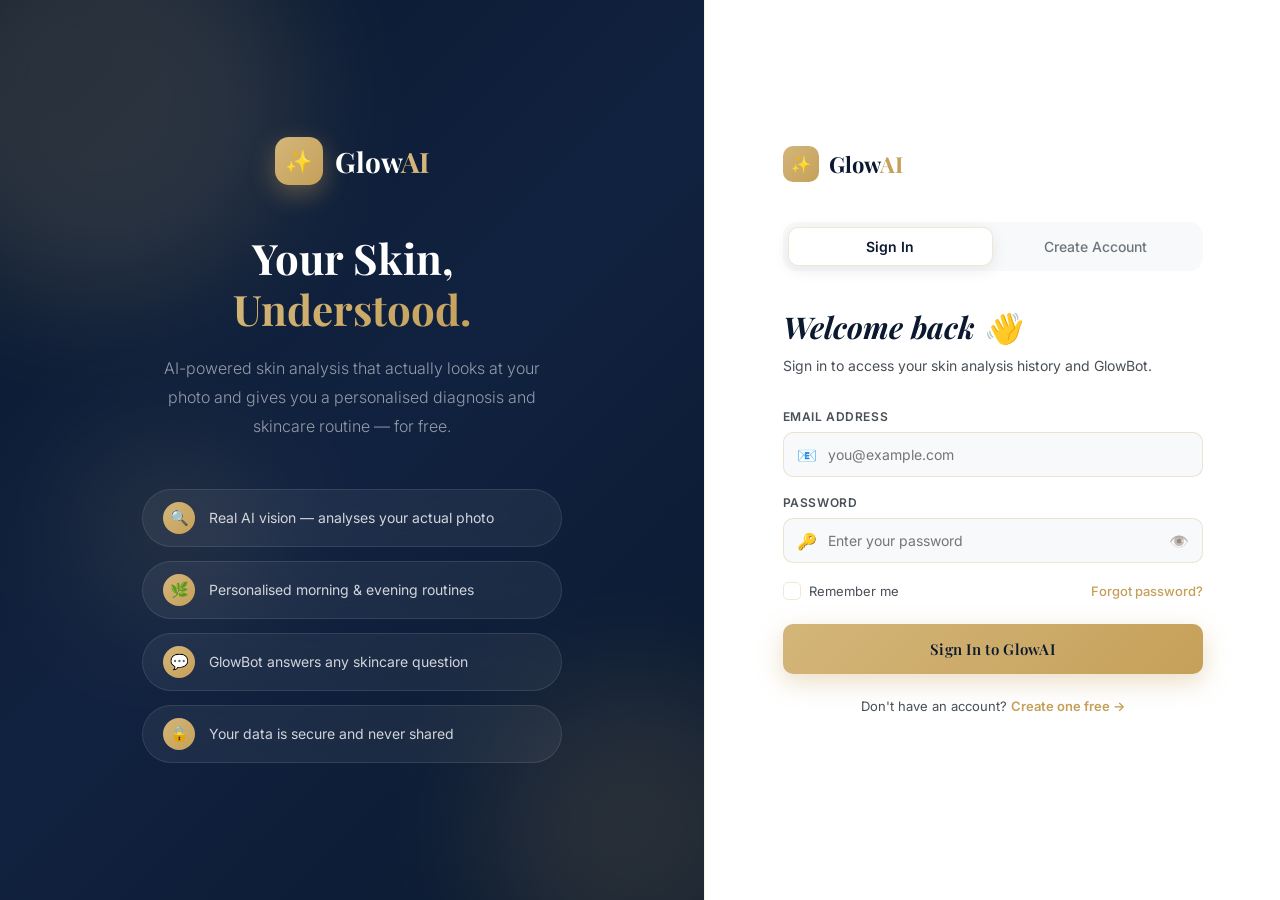
<file: frontend/login.html>
<!DOCTYPE html>
<html lang="en">
<head>
    <meta charset="UTF-8">
    <meta name="viewport" content="width=device-width, initial-scale=1.0">
    <title>GlowAI — Sign In</title>
    <link rel="preconnect" href="https://fonts.googleapis.com">
    <link rel="preconnect" href="https://fonts.gstatic.com" crossorigin>
    <link href="https://fonts.googleapis.com/css2?family=Playfair+Display:ital,wght@0,400;0,600;0,700;1,400;1,600&family=Inter:wght@300;400;500;600&display=swap" rel="stylesheet">
    <style>
        * { margin: 0; padding: 0; box-sizing: border-box; }

        :root {
            --primary-color: #D4B67A;
            --primary-dark: #C5A059;
            --secondary-color: #E9ECEF;
            --background: #F8F9FA;
            --surface: #FFFFFF;
            --text-primary: #0A192F;
            --text-secondary: #495057;
            --text-muted: #6C757D;
            --border-color: rgba(197, 160, 89, 0.25);
            --font-display: 'Playfair Display', serif;
            --font-body: 'Inter', sans-serif;
            --radius-md: 10px;
            --radius-lg: 14px;
            --radius-xl: 20px;
            --shadow-md: 0 4px 16px rgba(10,25,47,0.08);
            --shadow-lg: 0 8px 32px rgba(10,25,47,0.12);
        }

        body {
            font-family: var(--font-body);
            background: var(--background);
            min-height: 100vh;
            display: flex;
            overflow-x: hidden;
        }

        /*  LEFT PANEL  */
        .left-panel {
            width: 55%;
            background: linear-gradient(135deg, #0A192F 0%, #112240 50%, #0A192F 100%);
            display: flex;
            flex-direction: column;
            justify-content: center;
            align-items: center;
            padding: 60px;
            position: relative;
            overflow: hidden;
            min-height: 100vh;
        }

        /* Animated blobs */
        .blob {
            position: absolute;
            border-radius: 50%;
            filter: blur(60px);
            opacity: 0.15;
            animation: blobFloat 8s ease-in-out infinite;
        }
        .blob-1 {
            width: 400px; height: 400px;
            background: #D4B67A;
            top: -100px; left: -100px;
            animation-delay: 0s;
        }
        .blob-2 {
            width: 300px; height: 300px;
            background: #C5A059;
            bottom: -80px; right: -80px;
            animation-delay: -3s;
        }
        .blob-3 {
            width: 200px; height: 200px;
            background: #D4B67A;
            bottom: 30%; left: 10%;
            animation-delay: -5s;
            opacity: 0.1;
        }
        @keyframes blobFloat {
            0%, 100% { transform: translate(0, 0) scale(1); }
            33% { transform: translate(20px, -20px) scale(1.05); }
            66% { transform: translate(-15px, 15px) scale(0.95); }
        }

        /* Floating particles */
        .particles { position: absolute; inset: 0; pointer-events: none; }
        .particle {
            position: absolute;
            width: 4px; height: 4px;
            background: var(--primary-color);
            border-radius: 50%;
            opacity: 0;
            animation: particleRise linear infinite;
        }
        @keyframes particleRise {
            0% { opacity: 0; transform: translateY(0) scale(0); }
            10% { opacity: 0.6; }
            90% { opacity: 0.2; }
            100% { opacity: 0; transform: translateY(-500px) scale(1.5); }
        }

        .left-content { position: relative; z-index: 2; text-align: center; max-width: 420px; }

        .left-logo {
            display: flex; align-items: center; gap: 12px;
            justify-content: center; margin-bottom: 48px;
        }
        .logo-icon {
            width: 48px; height: 48px; border-radius: 14px;
            background: linear-gradient(135deg, #D4B67A, #C5A059);
            display: flex; align-items: center; justify-content: center;
            font-size: 22px;
            box-shadow: 0 8px 24px rgba(197, 160, 89, 0.4);
        }
        .logo-text {
            font-family: var(--font-display);
            font-size: 28px; font-weight: 700; color: white;
        }
        .logo-text span { color: #D4B67A; }

        .left-headline {
            font-family: var(--font-display);
            font-size: 42px; font-weight: 700;
            color: white; line-height: 1.2; margin-bottom: 20px;
        }
        .left-headline .gradient-word {
            background: linear-gradient(135deg, #D4B67A, #C5A059);
            -webkit-background-clip: text;
            -webkit-text-fill-color: transparent;
            background-clip: text;
        }

        .left-sub {
            font-size: 16px; color: rgba(255,255,255,0.55);
            line-height: 1.8; margin-bottom: 48px; font-weight: 300;
        }

        /* Feature pills */
        .feature-pills { display: flex; flex-direction: column; gap: 14px; }
        .pill {
            display: flex; align-items: center; gap: 14px;
            background: rgba(255,255,255,0.06);
            border: 1px solid rgba(255,255,255,0.1);
            border-radius: 100px; padding: 12px 20px;
            backdrop-filter: blur(10px);
            transition: all 0.3s;
        }
        .pill:hover {
            background: rgba(212, 182, 122, 0.15);
            border-color: rgba(212, 182, 122, 0.4);
            transform: translateX(6px);
        }
        .pill-icon {
            width: 32px; height: 32px; border-radius: 50%;
            background: linear-gradient(135deg, #D4B67A, #C5A059);
            display: flex; align-items: center; justify-content: center;
            font-size: 15px; flex-shrink: 0;
        }
        .pill-text { font-size: 14px; color: rgba(255,255,255,0.8); font-weight: 400; }

        /* Scan card floating */
        .floating-card {
            position: absolute; bottom: 40px; right: -20px;
            background: rgba(255,255,255,0.08);
            border: 1px solid rgba(255,255,255,0.15);
            border-radius: 20px; padding: 16px 20px;
            backdrop-filter: blur(20px);
            display: flex; align-items: center; gap: 12px;
            animation: cardFloat 4s ease-in-out infinite;
            z-index: 3;
        }
        .floating-card-2 {
            bottom: auto; top: 80px; left: -20px;
            animation-delay: -2s;
        }
        @keyframes cardFloat {
            0%, 100% { transform: translateY(0); }
            50% { transform: translateY(-10px); }
        }
        .card-dot {
            width: 36px; height: 36px; border-radius: 50%;
            display: flex; align-items: center; justify-content: center; font-size: 18px;
        }
        .card-dot.teal { background: rgba(212, 182, 122, 0.25); }
        .card-dot.pink { background: rgba(197, 160, 89, 0.2); }
        .card-info { display: flex; flex-direction: column; }
        .card-label { font-size: 11px; color: rgba(255,255,255,0.5); }
        .card-value { font-size: 14px; font-weight: 600; color: white; }

        /*  RIGHT PANEL  */
        .right-panel {
            width: 45%;
            display: flex;
            align-items: center;
            justify-content: center;
            padding: 60px 40px;
            background: var(--surface);
            position: relative;
            overflow-y: auto;
            min-height: 100vh;
            border-left: 1px solid rgba(197, 160, 89, 0.15);
        }

        .right-logo {
            display: flex; align-items: center; gap: 10px;
            margin-bottom: 40px;
        }
        .right-logo-icon {
            width: 36px; height: 36px; border-radius: 10px;
            background: linear-gradient(135deg, #D4B67A, #C5A059);
            display: flex; align-items: center; justify-content: center;
            font-size: 16px;
        }
        .right-logo-text {
            font-family: var(--font-display);
            font-size: 22px; font-weight: 700; color: var(--text-primary);
        }
        .right-logo-text span { color: #C5A059; }

        .auth-box { width: 100%; max-width: 420px; padding-bottom: 40px; }

        /* Tab switcher */
        .auth-tabs {
            display: flex; background: var(--background);
            border-radius: 14px; padding: 5px;
            margin-bottom: 36px; position: relative;
        }
        .auth-tab {
            flex: 1; padding: 11px; text-align: center;
            font-size: 14px; font-weight: 500; color: var(--text-muted);
            background: transparent; border: none; cursor: pointer;
            border-radius: 10px; transition: all 0.3s; z-index: 1;
            position: relative; font-family: var(--font-body);
        }
        .auth-tab.active { color: var(--text-primary); font-weight: 600; }
        .tab-slider {
            position: absolute; top: 5px; left: 5px;
            width: calc(50% - 5px); height: calc(100% - 10px);
            background: white; border-radius: 10px;
            box-shadow: var(--shadow-md);
            border: 1px solid var(--border-color);
            transition: transform 0.35s cubic-bezier(0.34, 1.56, 0.64, 1);
            z-index: 0;
        }
        .tab-slider.signup { transform: translateX(calc(100% + 0px)); }

        /* Form header */
        .form-header { margin-bottom: 32px; }
        .form-title {
            font-family: var(--font-display);
            font-size: 30px; font-weight: 700;
            color: var(--text-primary); margin-bottom: 8px;
            font-style: italic;
        }
        .form-subtitle { font-size: 14px; color: var(--text-secondary); line-height: 1.6; }

        /* Social buttons — hidden */
        .social-btns { display: none; }

        /* Divider — hidden */
        .divider { display: none; }

        /* Form panels */
        .form-panel { display: none; }
        .form-panel.active { display: block; }

        /* Input groups */
        .input-row { display: grid; grid-template-columns: 1fr 1fr; gap: 14px; }
        .input-group { margin-bottom: 18px; }
        .input-label {
            display: block; font-size: 12px; font-weight: 600;
            color: var(--text-secondary); margin-bottom: 8px;
            text-transform: uppercase; letter-spacing: 0.05em;
        }
        .input-wrap { position: relative; }
        .input-field {
            width: 100%; padding: 13px 16px 13px 44px;
            border: 1.5px solid var(--border-color);
            border-radius: var(--radius-md);
            font-size: 14px; font-family: var(--font-body);
            color: var(--text-primary); background: var(--background);
            outline: none; transition: all 0.3s;
        }
        .input-field:focus {
            border-color: var(--primary-color);
            background: white;
            box-shadow: 0 0 0 4px rgba(212, 182, 122, 0.12);
        }
        .input-field.error { border-color: #FF5630; }
        .input-field.error:focus { box-shadow: 0 0 0 4px rgba(255, 86, 48, 0.1); }
        .input-field.success { border-color: #36B37E; }

        .input-icon {
            position: absolute; left: 14px; top: 50%;
            transform: translateY(-50%); font-size: 16px;
            pointer-events: none; user-select: none;
        }
        .input-eye {
            position: absolute; right: 14px; top: 50%;
            transform: translateY(-50%); font-size: 16px;
            cursor: pointer; user-select: none; opacity: 0.5;
            transition: opacity 0.2s;
        }
        .input-eye:hover { opacity: 1; }

        .input-hint { font-size: 11px; color: var(--text-muted); margin-top: 5px; }
        .input-error { font-size: 11px; color: #FF5630; margin-top: 5px; display: none; }

        /* Password strength */
        .strength-bar {
            display: flex; gap: 4px; margin-top: 8px;
        }
        .strength-segment {
            flex: 1; height: 3px; border-radius: 2px;
            background: var(--border-color); transition: background 0.3s;
        }
        .strength-segment.weak { background: #FF5630; }
        .strength-segment.medium { background: #FFAB00; }
        .strength-segment.strong { background: #36B37E; }
        .strength-text { font-size: 11px; color: var(--text-muted); margin-top: 4px; }

        /* Terms checkbox */
        .checkbox-group {
            display: flex; align-items: flex-start; gap: 10px;
            margin-bottom: 24px;
        }
        .checkbox-custom {
            width: 18px; height: 18px; border-radius: 5px;
            border: 1.5px solid var(--border-color);
            display: flex; align-items: center; justify-content: center;
            cursor: pointer; flex-shrink: 0; margin-top: 1px;
            transition: all 0.2s;
        }
        .checkbox-custom.checked {
            background: linear-gradient(135deg, var(--primary-color), var(--primary-dark));
            border-color: var(--primary-color);
        }
        .checkbox-label { font-size: 13px; color: var(--text-secondary); line-height: 1.5; }
        .checkbox-label a { color: var(--primary-dark); text-decoration: none; }
        .checkbox-label a:hover { text-decoration: underline; }

        /* Remember me row */
        .form-row {
            display: flex; justify-content: space-between;
            align-items: center; margin-bottom: 24px;
        }
        .remember-wrap { display: flex; align-items: center; gap: 8px; cursor: pointer; }
        .remember-label { font-size: 13px; color: var(--text-secondary); }
        .forgot-link {
            font-size: 13px; color: var(--primary-dark);
            text-decoration: none; font-weight: 500;
            transition: color 0.2s;
        }
        .forgot-link:hover { color: var(--text-primary); }

        /* Submit button */
        .submit-btn {
            width: 100%; padding: 15px;
            background: linear-gradient(135deg, var(--primary-color), var(--primary-dark));
            color: #0A192F; border: none; border-radius: var(--radius-md);
            font-size: 15px; font-weight: 600; font-family: var(--font-display);
            cursor: pointer; transition: all 0.35s; letter-spacing: 0.02em;
            box-shadow: 0 8px 24px rgba(197, 160, 89, 0.35);
            position: relative; overflow: hidden;
        }
        .submit-btn::before {
            content: ''; position: absolute; inset: 0;
            background: linear-gradient(135deg, rgba(255,255,255,0.2), transparent);
            opacity: 0; transition: opacity 0.3s;
        }
        .submit-btn:hover {
            transform: translateY(-2px);
            box-shadow: 0 16px 40px rgba(197, 160, 89, 0.45);
        }
        .submit-btn:hover::before { opacity: 1; }
        .submit-btn:active { transform: translateY(0); }
        .submit-btn.loading {
            pointer-events: none; opacity: 0.8;
        }

        .btn-inner { display: flex; align-items: center; justify-content: center; gap: 10px; }
        .btn-spinner {
            width: 18px; height: 18px;
            border: 2px solid rgba(255,255,255,0.3);
            border-top-color: white; border-radius: 50%;
            animation: spin 0.7s linear infinite; display: none;
        }
        @keyframes spin { to { transform: rotate(360deg); } }

        /* Switch link */
        .switch-text {
            text-align: center; margin-top: 24px;
            font-size: 13px; color: var(--text-secondary);
        }
        .switch-link {
            color: var(--primary-dark); font-weight: 600;
            cursor: pointer; text-decoration: none; transition: color 0.2s;
        }
        .switch-link:hover { color: var(--text-primary); }

        /* Global Error Box */
        .global-error {
            background: rgba(255, 86, 48, 0.1);
            border: 1px solid rgba(255, 86, 48, 0.3);
            color: #FF5630;
            padding: 12px 16px;
            border-radius: var(--radius-md);
            font-size: 13px;
            font-weight: 500;
            margin-bottom: 20px;
            display: none;
            align-items: center;
            gap: 10px;
        }
        .global-error.show {
            display: flex;
            animation: fadeIn 0.3s ease;
        }

        /* Success state */
        .success-overlay {
            display: none; position: fixed; inset: 0;
            background: rgba(248, 250, 251, 0.95);
            z-index: 100; align-items: center; justify-content: center;
            flex-direction: column; gap: 20px;
        }
        .success-overlay.show { display: flex; animation: fadeIn 0.4s ease; }
        @keyframes fadeIn { from { opacity: 0; } to { opacity: 1; } }
        .success-icon {
            width: 80px; height: 80px; border-radius: 50%;
            background: linear-gradient(135deg, #D4B67A, #C5A059);
            display: flex; align-items: center; justify-content: center;
            font-size: 36px;
            box-shadow: 0 16px 48px rgba(197, 160, 89, 0.4);
            animation: popIn 0.5s cubic-bezier(0.34, 1.56, 0.64, 1);
        }
        @keyframes popIn {
            from { transform: scale(0); opacity: 0; }
            to { transform: scale(1); opacity: 1; }
        }
        .success-title {
            font-family: var(--font-display); font-size: 28px;
            font-weight: 700; color: var(--text-primary);
        }
        .success-sub { font-size: 15px; color: var(--text-secondary); }
        .success-redirect {
            font-size: 13px; color: var(--text-muted);
            display: flex; align-items: center; gap: 8px;
        }
        .redirect-dot {
            width: 6px; height: 6px; background: #D4B67A;
            border-radius: 50%; animation: blinkDot 1s infinite;
        }
        @keyframes blinkDot { 0%,100%{opacity:1} 50%{opacity:0.2} }

        /* Responsive */
        @media (max-width: 900px) {
            .left-panel { display: none; }
            .right-panel { width: 100%; }
        }
        @media (max-width: 480px) {
            .right-panel { padding: 24px; }
            .input-row { grid-template-columns: 1fr; }
        }
    </style>
</head>
<body>

<!-- SUCCESS OVERLAY -->
<div class="success-overlay" id="success-overlay">
    <div class="success-icon">✨</div>
    <div class="success-title" id="success-title">Welcome to GlowAI!</div>
    <div class="success-sub" id="success-sub">Your account has been created successfully.</div>
    <div class="success-redirect">
        <div class="redirect-dot"></div>
        <span>Redirecting to your dashboard...</span>
    </div>
</div>

<!-- LEFT PANEL -->
<div class="left-panel">
    <div class="blob blob-1"></div>
    <div class="blob blob-2"></div>
    <div class="blob blob-3"></div>
    <div class="particles" id="particles"></div>

    <div class="left-content">
        <div class="left-logo">
            <div class="logo-icon">✨</div>
            <div class="logo-text">Glow<span>AI</span></div>
        </div>

        <h1 class="left-headline">
            Your Skin,<br>
            <span class="gradient-word">Understood.</span>
        </h1>

        <p class="left-sub">
            AI-powered skin analysis that actually looks at your photo
            and gives you a personalised diagnosis and skincare routine — for free.
        </p>

        <div class="feature-pills">
            <div class="pill">
                <div class="pill-icon">🔍</div>
                <span class="pill-text">Real AI vision — analyses your actual photo</span>
            </div>
            <div class="pill">
                <div class="pill-icon">🌿</div>
                <span class="pill-text">Personalised morning & evening routines</span>
            </div>
            <div class="pill">
                <div class="pill-icon">💬</div>
                <span class="pill-text">GlowBot answers any skincare question</span>
            </div>
            <div class="pill">
                <div class="pill-icon">🔒</div>
                <span class="pill-text">Your data is secure and never shared</span>
            </div>
        </div>
    </div>
</div>

<!-- RIGHT PANEL -->
<div class="right-panel">
    <div class="auth-box">
        <div class="right-logo">
            <div class="right-logo-icon">✨</div>
            <div class="right-logo-text">Glow<span>AI</span></div>
        </div>

        <!-- Tabs -->
        <div class="auth-tabs">
            <div class="tab-slider" id="tab-slider"></div>
            <button class="auth-tab active" id="tab-signin" onclick="switchTab('signin')">Sign In</button>
            <button class="auth-tab" id="tab-signup" onclick="switchTab('signup')">Create Account</button>
        </div>

        <!--  SIGN IN FORM  -->
        <div class="form-panel active" id="panel-signin">
            <div class="form-header">
                <h2 class="form-title">Welcome back 👋</h2>
                <p class="form-subtitle">Sign in to access your skin analysis history and GlowBot.</p>
            </div>

            <!-- Global Error -->
            <div class="global-error" id="signin-global-error">
                <span class="error-icon">⚠️</span>
                <span id="signin-global-error-text"></span>
            </div>

            <!-- Social -->
            <div class="social-btns">
                <button class="social-btn" onclick="socialLogin('Google')">
                    <span class="social-icon">🌐</span> Google
                </button>
                <button class="social-btn" onclick="socialLogin('GitHub')">
                    <span class="social-icon">⚡</span> GitHub
                </button>
            </div>

            <div class="divider">
                <div class="divider-line"></div>
                <span class="divider-text">or continue with email</span>
                <div class="divider-line"></div>
            </div>

            <form id="signin-form" onsubmit="handleSignIn(event)" novalidate>
                <div class="input-group">
                    <label class="input-label">Email Address</label>
                    <div class="input-wrap">
                        <span class="input-icon">📧</span>
                        <input type="email" class="input-field" id="signin-email"
                            placeholder="you@example.com" autocomplete="email">
                    </div>
                    <div class="input-error" id="signin-email-error">Please enter a valid email.</div>
                </div>

                <div class="input-group">
                    <label class="input-label">Password</label>
                    <div class="input-wrap">
                        <span class="input-icon">🔑</span>
                        <input type="password" class="input-field" id="signin-password"
                            placeholder="Enter your password" autocomplete="current-password">
                        <span class="input-eye" onclick="togglePassword('signin-password', this)">👁️</span>
                    </div>
                    <div class="input-error" id="signin-password-error">Password is required.</div>
                </div>

                <div class="form-row">
                    <div class="remember-wrap" onclick="toggleRemember()">
                        <div class="checkbox-custom" id="remember-check"></div>
                        <span class="remember-label">Remember me</span>
                    </div>
                    <a href="#" class="forgot-link" onclick="showForgot()">Forgot password?</a>
                </div>

                <button type="submit" class="submit-btn" id="signin-btn">
                    <div class="btn-inner">
                        <div class="btn-spinner" id="signin-spinner"></div>
                        <span id="signin-btn-text">Sign In to GlowAI</span>
                    </div>
                </button>
            </form>

            <div class="switch-text">
                Don't have an account?
                <span class="switch-link" onclick="switchTab('signup')">Create one free →</span>
            </div>
        </div>

        <!--  SIGN UP FORM  -->
        <div class="form-panel" id="panel-signup">
            <div class="form-header">
                <h2 class="form-title">Start your glow journey ✨</h2>
                <p class="form-subtitle">Create your free account and get your first AI skin analysis.</p>
            </div>

            <!-- Global Error -->
            <div class="global-error" id="signup-global-error">
                <span class="error-icon">⚠️</span>
                <span id="signup-global-error-text"></span>
            </div>

            <!-- Social -->
            <div class="social-btns">
                <button class="social-btn" onclick="socialLogin('Google')">
                    <span class="social-icon">🌐</span> Google
                </button>
                <button class="social-btn" onclick="socialLogin('GitHub')">
                    <span class="social-icon">⚡</span> GitHub
                </button>
            </div>

            <div class="divider">
                <div class="divider-line"></div>
                <span class="divider-text">or sign up with email</span>
                <div class="divider-line"></div>
            </div>

            <form id="signup-form" onsubmit="handleSignUp(event)" novalidate>
                <div class="input-row">
                    <div class="input-group">
                        <label class="input-label">First Name</label>
                        <div class="input-wrap">
                            <span class="input-icon">👤</span>
                            <input type="text" class="input-field" id="signup-fname"
                                placeholder="Aria" autocomplete="given-name">
                        </div>
                        <div class="input-error" id="fname-error">Required.</div>
                    </div>
                    <div class="input-group">
                        <label class="input-label">Last Name</label>
                        <div class="input-wrap">
                            <span class="input-icon">👤</span>
                            <input type="text" class="input-field" id="signup-lname"
                                placeholder="Sharma" autocomplete="family-name">
                        </div>
                        <div class="input-error" id="lname-error">Required.</div>
                    </div>
                </div>

                <div class="input-group">
                    <label class="input-label">Email Address</label>
                    <div class="input-wrap">
                        <span class="input-icon">📧</span>
                        <input type="email" class="input-field" id="signup-email"
                            placeholder="you@example.com" autocomplete="email"
                            oninput="validateEmailLive(this)">
                    </div>
                    <div class="input-error" id="signup-email-error">Please enter a valid email.</div>
                </div>

                <div class="input-group">
                    <label class="input-label">Password</label>
                    <div class="input-wrap">
                        <span class="input-icon">🔑</span>
                        <input type="password" class="input-field" id="signup-password"
                            placeholder="Create a strong password"
                            autocomplete="new-password"
                            oninput="updateStrength(this.value)">
                        <span class="input-eye" onclick="togglePassword('signup-password', this)">👁️</span>
                    </div>
                    <div class="strength-bar">
                        <div class="strength-segment" id="str-1"></div>
                        <div class="strength-segment" id="str-2"></div>
                        <div class="strength-segment" id="str-3"></div>
                        <div class="strength-segment" id="str-4"></div>
                    </div>
                    <div class="strength-text" id="strength-text">Enter a password</div>
                    <div class="input-error" id="signup-password-error">Min 8 characters required.</div>
                </div>

                <div class="input-group">
                    <label class="input-label">Confirm Password</label>
                    <div class="input-wrap">
                        <span class="input-icon">🔒</span>
                        <input type="password" class="input-field" id="signup-confirm"
                            placeholder="Repeat your password"
                            autocomplete="new-password">
                        <span class="input-eye" onclick="togglePassword('signup-confirm', this)">👁️</span>
                    </div>
                    <div class="input-error" id="confirm-error">Passwords do not match.</div>
                </div>

                <div class="checkbox-group">
                    <div class="checkbox-custom" id="terms-check" onclick="toggleTerms()"></div>
                    <label class="checkbox-label">
                        I agree to the <a href="#">Terms of Service</a> and
                        <a href="#">Privacy Policy</a>. I understand this app
                        is for informational purposes only.
                    </label>
                </div>

                <button type="submit" class="submit-btn" id="signup-btn">
                    <div class="btn-inner">
                        <div class="btn-spinner" id="signup-spinner"></div>
                        <span id="signup-btn-text">Create Free Account</span>
                    </div>
                </button>
            </form>

            <div class="switch-text">
                Already have an account?
                <span class="switch-link" onclick="switchTab('signin')">Sign in →</span>
            </div>
        </div>

    </div>
</div>

<script src="config.js"></script>
<script>
// 
// TAB SWITCHING
// 
let currentTab = 'signin';
let termsChecked = false;
let rememberChecked = false;

function switchTab(tab) {
    currentTab = tab;
    const slider = document.getElementById('tab-slider');
    
    // Hide any showing global errors
    document.getElementById('signin-global-error').classList.remove('show');
    document.getElementById('signup-global-error').classList.remove('show');
    const signinTab = document.getElementById('tab-signin');
    const signupTab = document.getElementById('tab-signup');
    const signinPanel = document.getElementById('panel-signin');
    const signupPanel = document.getElementById('panel-signup');

    if (tab === 'signin') {
        slider.classList.remove('signup');
        signinTab.classList.add('active');
        signupTab.classList.remove('active');
        signinPanel.classList.add('active');
        signupPanel.classList.remove('active');
    } else {
        slider.classList.add('signup');
        signupTab.classList.add('active');
        signinTab.classList.remove('active');
        signupPanel.classList.add('active');
        signinPanel.classList.remove('active');
    }
}

// 
// PASSWORD TOGGLE
// 
function togglePassword(id, eyeEl) {
    const input = document.getElementById(id);
    if (input.type === 'password') {
        input.type = 'text';
        eyeEl.textContent = '🙈';
    } else {
        input.type = 'password';
        eyeEl.textContent = '👁️';
    }
}

// 
// PASSWORD STRENGTH
// 
function updateStrength(password) {
    let score = 0;
    if (password.length >= 8) score++;
    if (/[A-Z]/.test(password)) score++;
    if (/[0-9]/.test(password)) score++;
    if (/[^A-Za-z0-9]/.test(password)) score++;

    const segments = ['str-1','str-2','str-3','str-4'];
    const labels = ['','Weak','Medium','Strong','Very Strong'];
    const classes = ['','weak','medium','strong','strong'];

    segments.forEach((id, i) => {
        const el = document.getElementById(id);
        el.className = 'strength-segment';
        if (i < score) el.classList.add(classes[score]);
    });

    const txt = document.getElementById('strength-text');
    txt.textContent = password.length === 0 ? 'Enter a password' : labels[score];
    txt.style.color = score <= 1 ? '#FF5630' : score === 2 ? '#FFAB00' : '#36B37E';
}

// 
// LIVE EMAIL VALIDATION
// 
function validateEmailLive(input) {
    const valid = /^[^\s@]+@[^\s@]+\.[^\s@]+$/.test(input.value);
    input.classList.toggle('success', valid && input.value.length > 0);
    input.classList.toggle('error', !valid && input.value.length > 0);
}

// 
// CHECKBOXES
// 
function toggleTerms() {
    termsChecked = !termsChecked;
    const el = document.getElementById('terms-check');
    el.classList.toggle('checked', termsChecked);
    el.textContent = termsChecked ? '✓' : '';
    el.style.color = 'white';
    el.style.fontSize = '11px';
}

function toggleRemember() {
    rememberChecked = !rememberChecked;
    const el = document.getElementById('remember-check');
    el.classList.toggle('checked', rememberChecked);
    el.textContent = rememberChecked ? '✓' : '';
    el.style.color = 'white';
    el.style.fontSize = '11px';
}

// 
// SHOW/HIDE ERROR
// 
function showError(id, show) {
    document.getElementById(id).style.display = show ? 'block' : 'none';
}
function setFieldState(id, state) {
    const el = document.getElementById(id);
    el.classList.remove('error', 'success');
    if (state) el.classList.add(state);
}

// 
// SIGN IN
// 
async function handleSignIn(e) {
    e.preventDefault();
    document.getElementById('signin-global-error').classList.remove('show');
    const email = document.getElementById('signin-email').value.trim();
    const password = document.getElementById('signin-password').value;
    let valid = true;

    const emailValid = /^[^\s@]+@[^\s@]+\.[^\s@]+$/.test(email);
    showError('signin-email-error', !emailValid);
    setFieldState('signin-email', emailValid ? 'success' : 'error');
    if (!emailValid) valid = false;

    if (!password) {
        showError('signin-password-error', true);
        setFieldState('signin-password', 'error');
        valid = false;
    } else {
        showError('signin-password-error', false);
        setFieldState('signin-password', 'success');
    }

    if (!valid) return;

    // Show loading
    const btn = document.getElementById('signin-btn');
    const spinner = document.getElementById('signin-spinner');
    const btnText = document.getElementById('signin-btn-text');
    btn.classList.add('loading');
    spinner.style.display = 'block';
    btnText.textContent = 'Signing in...';

    try {
        const res = await fetch(API_BASE_URL + '/api/auth/signin', {
            method: 'POST',
            headers: { 'Content-Type': 'application/json' },
            body: JSON.stringify({ email, password })
        });
        
        const message = await res.text();

        btn.classList.remove('loading');
        spinner.style.display = 'none';
        btnText.textContent = 'Sign In to GlowAI';

        if (res.ok && message === "Login successful") {
            // Show success and redirect
            document.getElementById('success-title').textContent = 'Welcome back! 👋';
            document.getElementById('success-sub').textContent = 'Signed in successfully. Taking you to GlowAI...';
            document.getElementById('success-overlay').classList.add('show');

            setTimeout(() => {
                window.location.href = 'index.html';
            }, 2500);
        } else {
            document.getElementById('signin-global-error-text').textContent = message || "Login failed. Please verify your credentials.";
            document.getElementById('signin-global-error').classList.add('show');
        }
    } catch (error) {
        btn.classList.remove('loading');
        spinner.style.display = 'none';
        btnText.textContent = 'Sign In to GlowAI';
        document.getElementById('signin-global-error-text').textContent = "Error connecting to server. Please try again later.";
        document.getElementById('signin-global-error').classList.add('show');
    }
}

// 
// SIGN UP
// 
async function handleSignUp(e) {
    e.preventDefault();
    document.getElementById('signup-global-error').classList.remove('show');
    const fname = document.getElementById('signup-fname').value.trim();
    const lname = document.getElementById('signup-lname').value.trim();
    const email = document.getElementById('signup-email').value.trim();
    const password = document.getElementById('signup-password').value;
    const confirm = document.getElementById('signup-confirm').value;
    let valid = true;

    if (!fname) { showError('fname-error', true); setFieldState('signup-fname', 'error'); valid = false; }
    else { showError('fname-error', false); setFieldState('signup-fname', 'success'); }

    if (!lname) { showError('lname-error', true); setFieldState('signup-lname', 'error'); valid = false; }
    else { showError('lname-error', false); setFieldState('signup-lname', 'success'); }

    const emailValid = /^[^\s@]+@[^\s@]+\.[^\s@]+$/.test(email);
    showError('signup-email-error', !emailValid);
    setFieldState('signup-email', emailValid ? 'success' : 'error');
    if (!emailValid) valid = false;

    if (password.length < 8) {
        showError('signup-password-error', true);
        setFieldState('signup-password', 'error');
        valid = false;
    } else {
        showError('signup-password-error', false);
        setFieldState('signup-password', 'success');
    }

    if (password !== confirm || !confirm) {
        showError('confirm-error', true);
        setFieldState('signup-confirm', 'error');
        valid = false;
    } else {
        showError('confirm-error', false);
        setFieldState('signup-confirm', 'success');
    }

    if (!termsChecked) {
        document.getElementById('signup-global-error-text').textContent = "Please agree to the Terms of Service to continue.";
        document.getElementById('signup-global-error').classList.add('show');
        valid = false;
    }

    if (!valid) return;

    // Show loading
    const btn = document.getElementById('signup-btn');
    const spinner = document.getElementById('signup-spinner');
    const btnText = document.getElementById('signup-btn-text');
    btn.classList.add('loading');
    spinner.style.display = 'block';
    btnText.textContent = 'Creating your account...';

    try {
        const res = await fetch(API_BASE_URL + '/api/auth/signup', {
            method: 'POST',
            headers: { 'Content-Type': 'application/json' },
            body: JSON.stringify({ firstName: fname, lastName: lname, email, password })
        });
        
        const message = await res.text();

        btn.classList.remove('loading');
        spinner.style.display = 'none';
        btnText.textContent = 'Create Free Account';

        if (res.ok && message === "Signup successful") {
            document.getElementById('success-title').textContent = `Welcome, ${fname}! ✨`;
            document.getElementById('success-sub').textContent = 'Your GlowAI account is ready. Starting your skin journey...';
            document.getElementById('success-overlay').classList.add('show');

            setTimeout(() => {
                window.location.href = 'index.html';
            }, 2500);
        } else {
            document.getElementById('signup-global-error-text').textContent = message || "Signup failed. Please try again.";
            document.getElementById('signup-global-error').classList.add('show');
        }
    } catch (error) {
        btn.classList.remove('loading');
        spinner.style.display = 'none';
        btnText.textContent = 'Create Free Account';
        document.getElementById('signup-global-error-text').textContent = "Error connecting to server. Please try again later.";
        document.getElementById('signup-global-error').classList.add('show');
    }
}

// 
// SOCIAL LOGIN PLACEHOLDER
// 
function socialLogin(provider) {
    alert(`${provider} login coming soon! Use email for now.`);
}

// 
// FORGOT PASSWORD
// 
function showForgot() {
    const email = document.getElementById('signin-email').value;
    if (email) {
        alert(`Password reset link will be sent to ${email}`);
    } else {
        alert('Please enter your email address first, then click Forgot Password.');
        document.getElementById('signin-email').focus();
    }
}

// 
// FLOATING PARTICLES
// 
const container = document.getElementById('particles');
for (let i = 0; i < 20; i++) {
    const p = document.createElement('div');
    p.className = 'particle';
    p.style.cssText = `
        left: ${Math.random() * 100}%;
        bottom: ${Math.random() * 20}%;
        animation-duration: ${4 + Math.random() * 8}s;
        animation-delay: ${Math.random() * 6}s;
        width: ${2 + Math.random() * 4}px;
        height: ${2 + Math.random() * 4}px;
        opacity: 0;
        background: ${Math.random() > 0.5 ? '#D4B67A' : '#C5A059'};
    `;
    container.appendChild(p);
}
</script>
</body>
</html>
</file>
